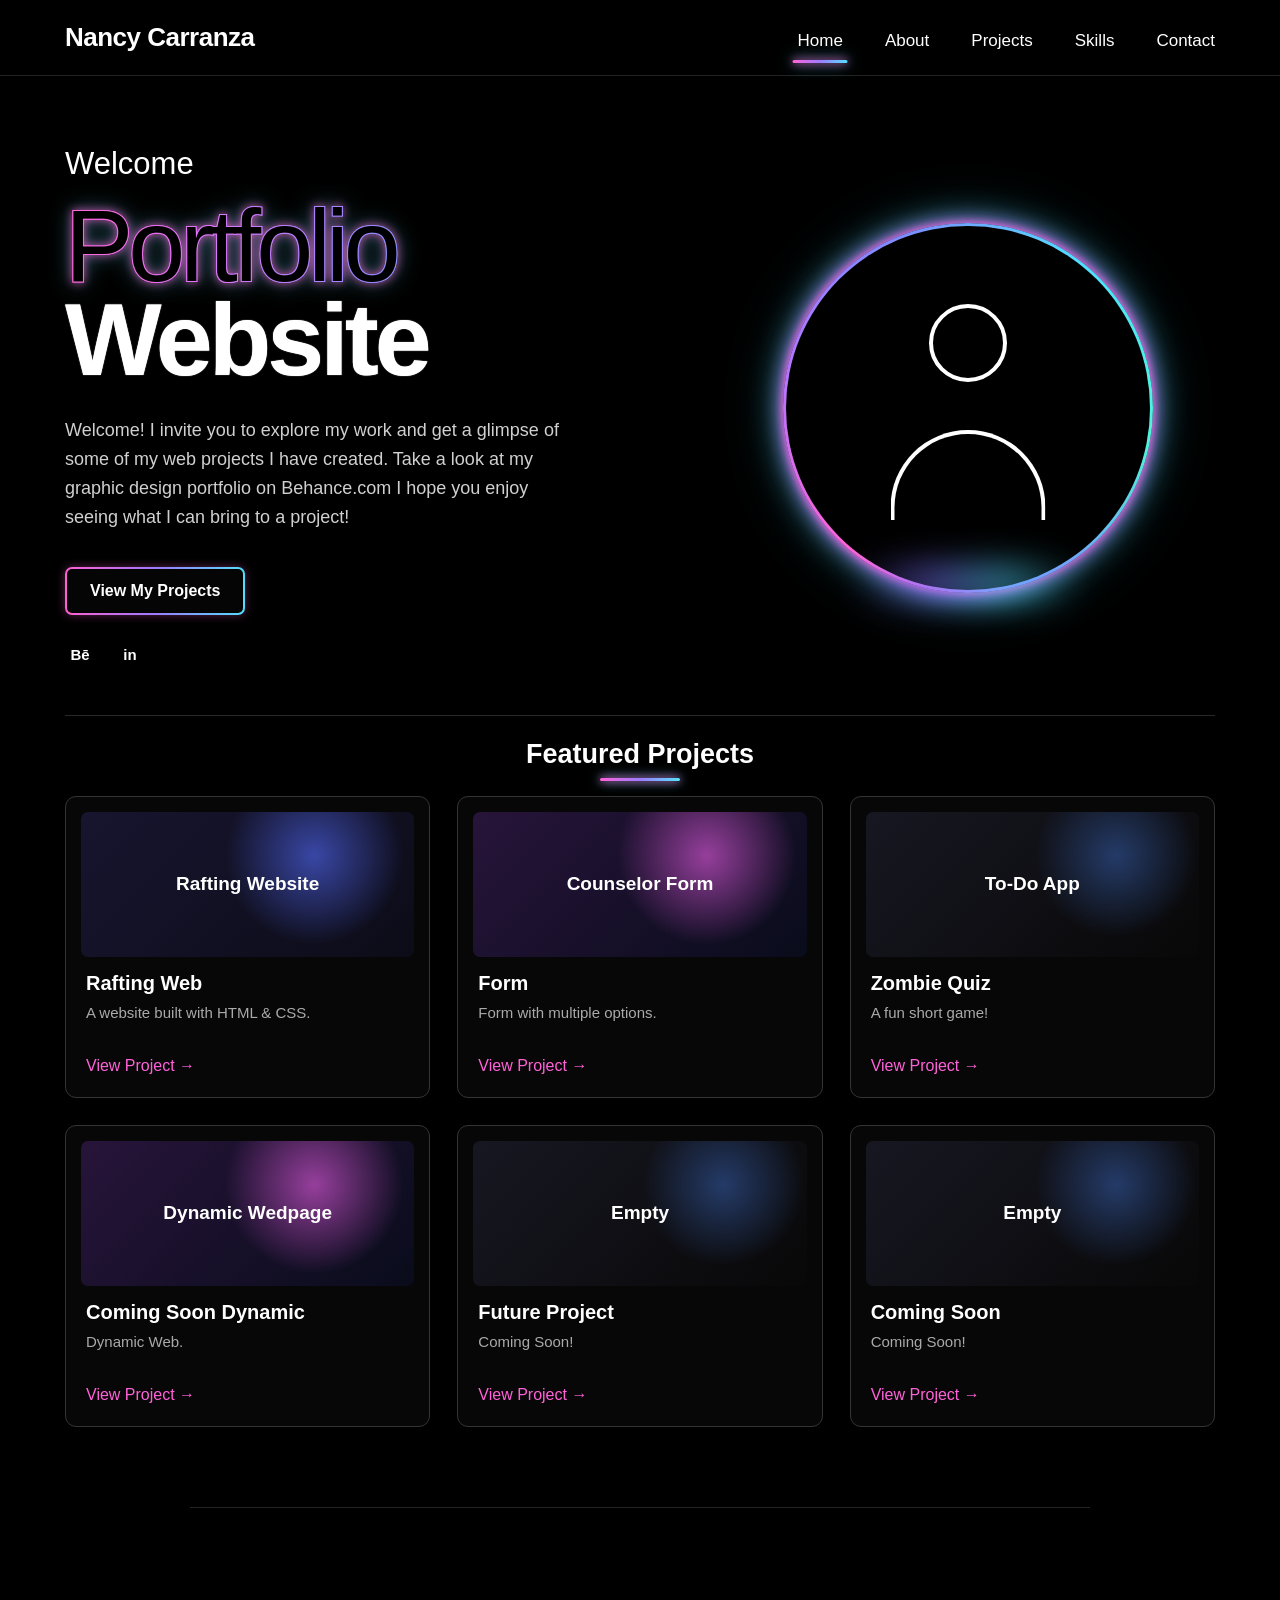
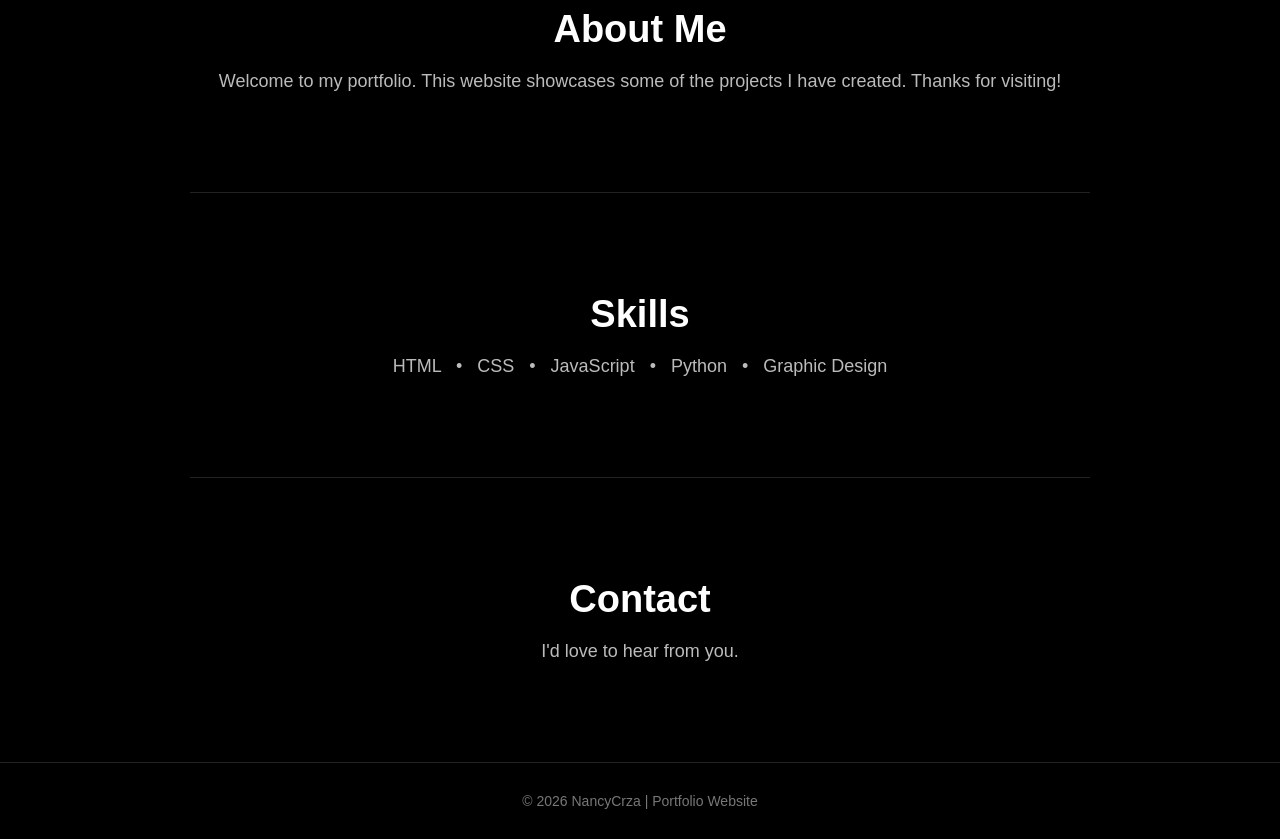
<file: index.html>
<!DOCTYPE html>
<html lang="en">

<head>
    <meta charset="UTF-8">
    <meta name="viewport" content="width=device-width, initial-scale=1.0">

    <title>My Portfolio Website</title>

    <link rel="stylesheet" href="style.css">
</head>

<body>

    <!-- =========================
         HEADER
    ========================== -->

    <header>

        <div class="header-content">

            <div class="logo">
                <span>Nancy Carranza</span>
            </div>

            <nav>
                <a href="#home" class="active">Home</a>
                <a href="#about">About</a>
                <a href="#projects">Projects</a>
                <a href="#skills">Skills</a>
                <a href="#contact">Contact</a>
            </nav>

        </div>

    </header>


    <!-- =========================
         MAIN
    ========================== -->

    <main>

        <!-- HERO -->

        <section id="home" class="hero">

            <div class="hero-content">

                <div class="hero-text">

                    <p class="hello">
                        Welcome 
                    </p>

                    <h1>
                        <span class="portfolio-text">
                            Portfolio
                        </span>

                        <span class="website-text">
                            Website
                        </span>
                    </h1>

                    <p class="intro">
                        Welcome! I invite you to explore my work and get a glimpse 
                        of some of my web projects I have created. Take a look at my 
                        graphic design portfolio on 
                        Behance.com I hope you 
                        enjoy seeing what I can bring to a project!
                    </p>

                    <a href="#projects" class="project-button">
                        View My Projects
                    </a>

                    <div class="social-icons">

                        <a href="https://www.behance.net/nancyc"
                           target="_blank"
                           rel="noopener noreferrer">
                            Bē
                        </a>

                        <a href="https://www.linkedin.com/in/nancy-crza-885b6b268/"
                            target="_blank"
                            rel="noopener noreferrer"
                            aria-label="LinkedIn">
                            in
                        </a>

        

                    </div>

                </div>


                <!-- NEON PROFILE CIRCLE -->

                <div class="hero-image">

                    <div class="neon-ring">

                        <div class="profile-circle">

                            <div class="person-head"></div>

                            <div class="person-body"></div>

                        </div>

                    </div>

                    <div class="glow"></div>

                </div>

            </div>

        </section>


        <!-- =========================
             PROJECTS
        ========================== -->

        <section id="projects" class="projects-section">

            <div class="section-heading">

                <h2>
                    Featured Projects
                </h2>

                <div class="heading-line"></div>

            </div>


            <div class="projects-container">


                <!-- PROJECT 1 -->

                <article class="project-card">

                    <div class="project-preview project-one">
                        <span>Rafting Website</span>
                    </div>

                    <div class="project-info">

                        <h3>
                            Rafting Web
                        </h3>

                        <p>
                            A website built
                            with HTML & CSS.
                        </p>

                        <a href="https://nancycrza.github.io/wdd130/wwr/index.html"
                           target="_blank"
                           rel="noopener noreferrer">
                            View Project →
                        </a>

                    </div>

                </article>


                <!-- PROJECT 2 -->

                <article class="project-card">

                    <div class="project-preview project-two">
                        <span>Counselor Form</span>
                    </div>

                    <div class="project-info">

                        <h3>
                            Form
                        </h3>

                        <p>
                            Form with multiple options.
                        </p>

                        <a href="https://nancycrza.github.io/wdd131/ponder/form.html"
                           target="_blank"
                           rel="noopener noreferrer">
                            View Project →
                        </a>

                    </div>

                </article>


                <!-- PROJECT 3 -->

                <article class="project-card">

                    <div class="project-preview project-three">
                        <span>To-Do App</span>
                    </div>

                    <div class="project-info">

                        <h3>
                            Zombie Quiz
                        </h3>

                        <p>
                            A fun short game!
                        </p>

                        <a href="https://nancycrza.github.io/App_Game_Quiz/fun-to-do-app/zombie-survival-quiz/index.html"
                           target="_blank"
                           rel="noopener noreferrer">
                            View Project →
                        </a>

                    </div>

                </article>
                <!-- PROJECT 4 -->

                <article class="project-card">

                    <div class="project-preview project-two">
                        <span>Dynamic Wedpage</span>
                    </div>

                    <div class="project-info">

                        <h3>
                            Coming Soon Dynamic
                        </h3>

                        <p>
                            Dynamic Web.
                        </p>

                        <a href="https://nancycrza.github.io/wdd131//ponder/dom-theme.html"
                           target="_blank"
                           rel="noopener noreferrer">
                            View Project →
                        </a>

                    </div>

                </article>

                <!-- PROJECT 5 -->

                <article class="project-card">

                    <div class="project-preview project-three">
                        <span>Empty</span>
                    </div>

                    <div class="project-info">

                        <h3>
                            Future Project
                        </h3>

                        <p>
                            Coming Soon!
                        </p>

                        <a href="#">
                           
                            View Project →
                        </a>

                    </div>

                </article>

                <!-- PROJECT 6 -->

                <article class="project-card">

                    <div class="project-preview project-three">
                        <span>Empty</span>
                    </div>

                    <div class="project-info">

                        <h3>
                            Coming Soon
                        </h3>

                        <p>
                            Coming Soon!
                        </p>

                        <a href="#">
                           
                            View Project →
                        </a>

                    </div>

                </article>

            </div>

        </section>


        <!-- =========================
             ABOUT
        ========================== -->

        <section id="about" class="simple-section">

            <h2>About Me</h2>

            <p>
                Welcome to my portfolio. This website showcases
                some of the projects I have created. Thanks for visiting!
            </p>

        </section>


        <!-- =========================
             SKILLS
        ========================== -->

        <section id="skills" class="simple-section">

            <h2>Skills</h2>

            <p>
                HTML &nbsp; • &nbsp;
                CSS &nbsp; • &nbsp;
                JavaScript &nbsp; • &nbsp;
                Python &nbsp; • &nbsp;
                Graphic Design
            </p>

        </section>


        <!-- =========================
             CONTACT
        ========================== -->

        <section id="contact" class="simple-section">

            <h2>Contact</h2>

            <p>
                I'd love to hear from you.
            </p>

        </section>

    </main>


    <!-- =========================
         FOOTER
    ========================== -->

    <footer>

        <p>
            © 2026 NancyCrza | Portfolio Website
        </p>

    </footer>

</body>

</html>
</file>
<file: style.css>
/* ==========================================
   RESET
========================================== */

* {
    margin: 0;
    padding: 0;
    box-sizing: border-box;
}

html {
    scroll-behavior: smooth;
}

body {
    background: #000000;
    color: #ffffff;
    font-family: Arial, Helvetica, sans-serif;
}


/* ==========================================
   HEADER
========================================== */

header {
    width: 100%;

    background: rgba(0, 0, 0, 0.96);

    border-bottom: 1px solid #222222;

    position: sticky;
    top: 0;

    z-index: 1000;
}

.header-content {
    max-width: 1180px;

    margin: auto;

    height: 75px;

    padding: 0 15px;

    display: flex;

    align-items: center;

    justify-content: space-between;
}


/* NAME */

.logo {
    font-size: 26px;

    font-weight: 700;

    letter-spacing: -0.5px;
}

.logo span {
    color: #ffffff;
}


/* NAVIGATION */

nav {
    display: flex;

    align-items: center;

    gap: 42px;
}

nav a {
    color: #ffffff;

    text-decoration: none;

    font-size: 17px;

    padding: 26px 0 20px;

    position: relative;

    transition: 0.3s ease;
}

nav a:hover {
    color: #ffffff;
}


/* ACTIVE NAVIGATION */

nav a.active::after {
    content: "";

    position: absolute;

    bottom: 8px;

    left: 50%;

    transform: translateX(-50%);

    width: 55px;

    height: 3px;

    border-radius: 10px;

    background: linear-gradient(
        90deg,
        #ff62d8,
        #9d7cff,
        #54dfff
    );

    box-shadow:
        0 0 8px #ff62d8,
        0 0 15px #54dfff;
}


/* ==========================================
   HERO SECTION
========================================== */

.hero {
    min-height: 600px;

    max-width: 1180px;

    margin: auto;

    padding: 70px 15px 45px;
}


.hero-content {
    display: flex;

    align-items: center;

    justify-content: space-between;

    min-height: 500px;
}


/* ==========================================
   HERO TEXT
========================================== */

.hero-text {
    width: 55%;
}

.hello {
    font-size: 31px;

    font-weight: 400;

    margin-bottom: 15px;
}


/* ==========================================
   MAIN TITLE
========================================== */

h1 {
    line-height: 0.9;

    margin-bottom: 30px;
}


/* ==========================================
   PORTFOLIO OMBRÉ
========================================== */

/* ==========================================
   PORTFOLIO - BLACK LETTERS
   WITH NEON OMBRÉ OUTLINE
========================================== */

.portfolio-text {
    display: block;

    position: relative;

    font-size: clamp(70px, 8vw, 108px);

    font-weight: 300;

    letter-spacing: -5px;

    line-height: 0.95;

    color: #000000;

    /* Keeps the letters BLACK */
    -webkit-text-fill-color: #000000;

    /* Neon outline */
    -webkit-text-stroke: 2px transparent;

    /* Gradient behind the black letters */
    background: 
        linear-gradient(
        90deg,
        #ff66d9 0%,
        #d978ff 25%,
        #8d8cff 50%,
        #5bdcff 75%,
        #55f2df 100%
    );

    -webkit-background-clip: text;

    background-clip: text;

    /* Subtle neon glow */
    filter:
        drop-shadow(0 0 5px rgba(255, 102, 217, 0.7))
        drop-shadow(0 0 10px rgba(91, 220, 255, 0.35));
}


/* Creates the colored outline */

.portfolio-text::before {
    content: "Portfolio";

    position: absolute;

    top: 0;
    left: 0;

    width: 100%;
    height: 100%;

    color: transparent;

    -webkit-text-fill-color: transparent;

    -webkit-text-stroke: 2px transparent;

    background: linear-gradient(
        90deg,
        #ff66d9 0%,
        #d978ff 25%,
        #8d8cff 50%,
        #5bdcff 75%,
        #55f2df 100%
    );

    -webkit-background-clip: text;

    background-clip: text;

    z-index: -1;
}


/* ==========================================
   WHITE WEBSITE
========================================== */

.website-text {
    display: block;

    font-size: clamp(70px, 8vw, 108px);

    font-weight: 700;

    letter-spacing: -4px;

    color: #ffffff;

    text-shadow:
        0 0 1px #ffffff;
}


/* ==========================================
   INTRO TEXT
========================================== */

.intro {
    color: #d0d0d0;

    font-size: 18px;

    line-height: 1.6;

    max-width: 520px;

    margin-bottom: 35px;
}


/* ==========================================
   PROJECT BUTTON
========================================== */

.project-button {
    display: inline-block;

    padding: 13px 23px;

    color: #ffffff;

    text-decoration: none;

    font-size: 16px;

    font-weight: 600;

    border: 2px solid transparent;

    border-radius: 7px;

    background:
        linear-gradient(#050505, #050505) padding-box,
        linear-gradient(
            90deg,
            #ff5fd2,
            #9c7bff,
            #52defb
        ) border-box;

    transition: 0.3s ease;

    box-shadow:
        0 0 10px rgba(255, 95, 210, 0.35);
}


.project-button:hover {
    transform: translateY(-3px);

    box-shadow:
        0 0 15px rgba(255, 95, 210, 0.7),
        0 0 25px rgba(82, 222, 251, 0.4);
}


/* ==========================================
   SOCIAL ICONS
========================================== */

.social-icons {
    display: flex;

    gap: 20px;

    margin-top: 25px;
}

.social-icons a {
    width: 30px;

    height: 30px;

    display: flex;

    align-items: center;

    justify-content: center;

    color: #ffffff;

    text-decoration: none;

    font-size: 15px;

    font-weight: bold;

    transition: 0.3s ease;
}

.social-icons a:hover {
    color: #6ee7ff;

    text-shadow:
        0 0 10px #6ee7ff;
}


/* ==========================================
   HERO IMAGE AREA
========================================== */

.hero-image {
    width: 43%;

    display: flex;

    justify-content: center;

    align-items: center;

    position: relative;

    min-height: 400px;
}


/* ==========================================
   OMBRÉ NEON CIRCLE
========================================== */

.neon-ring {

    width: 370px;

    height: 370px;

    border-radius: 50%;

    position: relative;

    display: flex;

    align-items: center;

    justify-content: center;

    /* THIS CREATES THE OMBRÉ RING */

    background: conic-gradient(
        from 220deg,
        #ff62d8,
        #b675ff,
        #7c8cff,
        #4fe2ff,
        #4ff5dc,
        #7c8cff,
        #ff62d8
    );

    /* NEON GLOW */

    box-shadow:
        0 0 8px #ff62d8,
        0 0 20px #b675ff,
        0 0 35px rgba(79, 226, 255, 0.65),
        0 0 60px rgba(79, 226, 255, 0.25);
}


/* INNER BLACK CIRCLE */

.profile-circle {

    width: 364px;

    height: 364px;

    border-radius: 50%;

    background: #000000;

    position: relative;
}


/* ==========================================
   PERSON PLACEHOLDER
========================================== */

.person-head {

    width: 78px;

    height: 78px;

    border: 4px solid #ffffff;

    border-radius: 50%;

    position: absolute;

    top: 78px;

    left: 50%;

    transform: translateX(-50%);
}


.person-body {

    width: 155px;

    height: 90px;

    border: 4px solid #ffffff;

    border-bottom: none;

    border-radius: 90px 90px 0 0;

    position: absolute;

    bottom: 70px;

    left: 50%;

    transform: translateX(-50%);
}


/* ==========================================
   BLUE/PURPLE LIGHT UNDER CIRCLE
========================================== */

.glow {

    position: absolute;

    width: 220px;

    height: 30px;

    bottom: 10px;

    left: 50%;

    transform: translateX(-50%);

    background: linear-gradient(
        90deg,
        transparent,
        #7d70ff,
        #50dcff,
        transparent
    );

    filter: blur(18px);

    opacity: 0.7;
}


/* ==========================================
   PROJECT SECTION
========================================== */

.projects-section {

    max-width: 1180px;

    margin: auto;

    padding: 0 15px 80px;
}


/* SECTION TITLE */

.section-heading {

    text-align: center;

    border-top: 1px solid #292929;

    padding-top: 23px;

    margin-bottom: 15px;
}


.section-heading h2 {

    font-size: 27px;

    font-weight: 600;

    margin-bottom: 8px;
}


/* SMALL OMBRÉ LINE */

.heading-line {

    width: 80px;

    height: 3px;

    margin: auto;

    border-radius: 5px;

    background: linear-gradient(
        90deg,
        #ff62d8,
        #9d7cff,
        #55e4ff
    );

    box-shadow:
        0 0 8px #ff62d8,
        0 0 12px #55e4ff;
}


/* ==========================================
   PROJECT GRID
========================================== */

.projects-container {

    display: grid;

    grid-template-columns:
        repeat(3, 1fr);

    gap: 27px;

    margin-top: 13px;
}


/* ==========================================
   PROJECT CARD
========================================== */

.project-card {

    background: #070707;

    border: 1px solid #343434;

    border-radius: 11px;

    overflow: hidden;

    transition: 0.3s ease;
}


.project-card:hover {

    transform: translateY(-6px);

    border-color: #9d7cff;

    box-shadow:
        0 0 20px rgba(157, 124, 255, 0.2);
}


/* ==========================================
   PROJECT PREVIEW
========================================== */

.project-preview {

    height: 145px;

    margin: 15px;

    border-radius: 7px;

    display: flex;

    align-items: center;

    justify-content: center;

    overflow: hidden;

    position: relative;

    color: #ffffff;

    font-size: 19px;

    font-weight: 600;
}


/* DASHBOARD */

.project-one {

    background:
        radial-gradient(
            circle at 70% 30%,
            #3947a5,
            transparent 35%
        ),
        linear-gradient(
            135deg,
            #17152f,
            #0c0c18
        );
}


/* TRAVEL */

.project-two {

    background:
        radial-gradient(
            circle at 70% 30%,
            #963f9c,
            transparent 35%
        ),
        linear-gradient(
            135deg,
            #27143a,
            #090c1b
        );
}


/* TODO */

.project-three {

    background:
        radial-gradient(
            circle at 75% 30%,
            #243b68,
            transparent 30%
        ),
        linear-gradient(
            135deg,
            #171722,
            #080808
        );
}


/* ==========================================
   PROJECT INFORMATION
========================================== */

.project-info {

    padding: 0 20px 22px;
}


.project-info h3 {

    font-size: 20px;

    margin-bottom: 7px;
}


.project-info p {

    color: #aaaaaa;

    font-size: 15px;

    line-height: 1.5;

    min-height: 47px;

    margin-bottom: 8px;
}


.project-info a {

    color: #ff62d8;

    text-decoration: none;

    font-size: 16px;

    transition: 0.3s;
}


.project-info a:hover {

    color: #55e4ff;

    text-shadow:
        0 0 8px #55e4ff;
}


/* ==========================================
   OTHER SECTIONS
========================================== */

.simple-section {

    max-width: 900px;

    margin: auto;

    padding: 100px 20px;

    text-align: center;

    border-top: 1px solid #222222;
}


.simple-section h2 {

    font-size: 38px;

    margin-bottom: 20px;
}


.simple-section p {

    color: #bbbbbb;

    font-size: 18px;
}


/* ==========================================
   FOOTER
========================================== */

footer {

    text-align: center;

    padding: 30px;

    color: #777777;

    border-top: 1px solid #222222;

    font-size: 14px;
}


/* ==========================================
   TABLET
========================================== */

@media (max-width: 900px) {

    .hero-content {

        gap: 40px;
    }

    .hero-text {

        width: 55%;
    }

    .hero-image {

        width: 45%;
    }

    .neon-ring {

        width: 300px;

        height: 300px;
    }

    .profile-circle {

        width: 294px;

        height: 294px;
    }

    .projects-container {

        grid-template-columns: 1fr 1fr;
    }

}


/* ==========================================
   MOBILE
========================================== */

@media (max-width: 700px) {

    .header-content {

        height: auto;

        padding: 20px;

        flex-direction: column;

        gap: 15px;
    }

    nav {

        gap: 20px;

        flex-wrap: wrap;

        justify-content: center;
    }

    nav a {

        padding: 5px 0;
    }

    nav a.active::after {

        bottom: -4px;
    }


    .hero {

        padding-top: 50px;
    }

    .hero-content {

        flex-direction: column;

        text-align: center;
    }

    .hero-text {

        width: 100%;
    }

    .hero-image {

        width: 100%;
    }

    .intro {

        margin-left: auto;

        margin-right: auto;
    }

    .social-icons {

        justify-content: center;
    }


    .neon-ring {

        width: 280px;

        height: 280px;
    }

    .profile-circle {

        width: 274px;

        height: 274px;
    }


    .projects-container {

        grid-template-columns: 1fr;
    }

}
</file>
